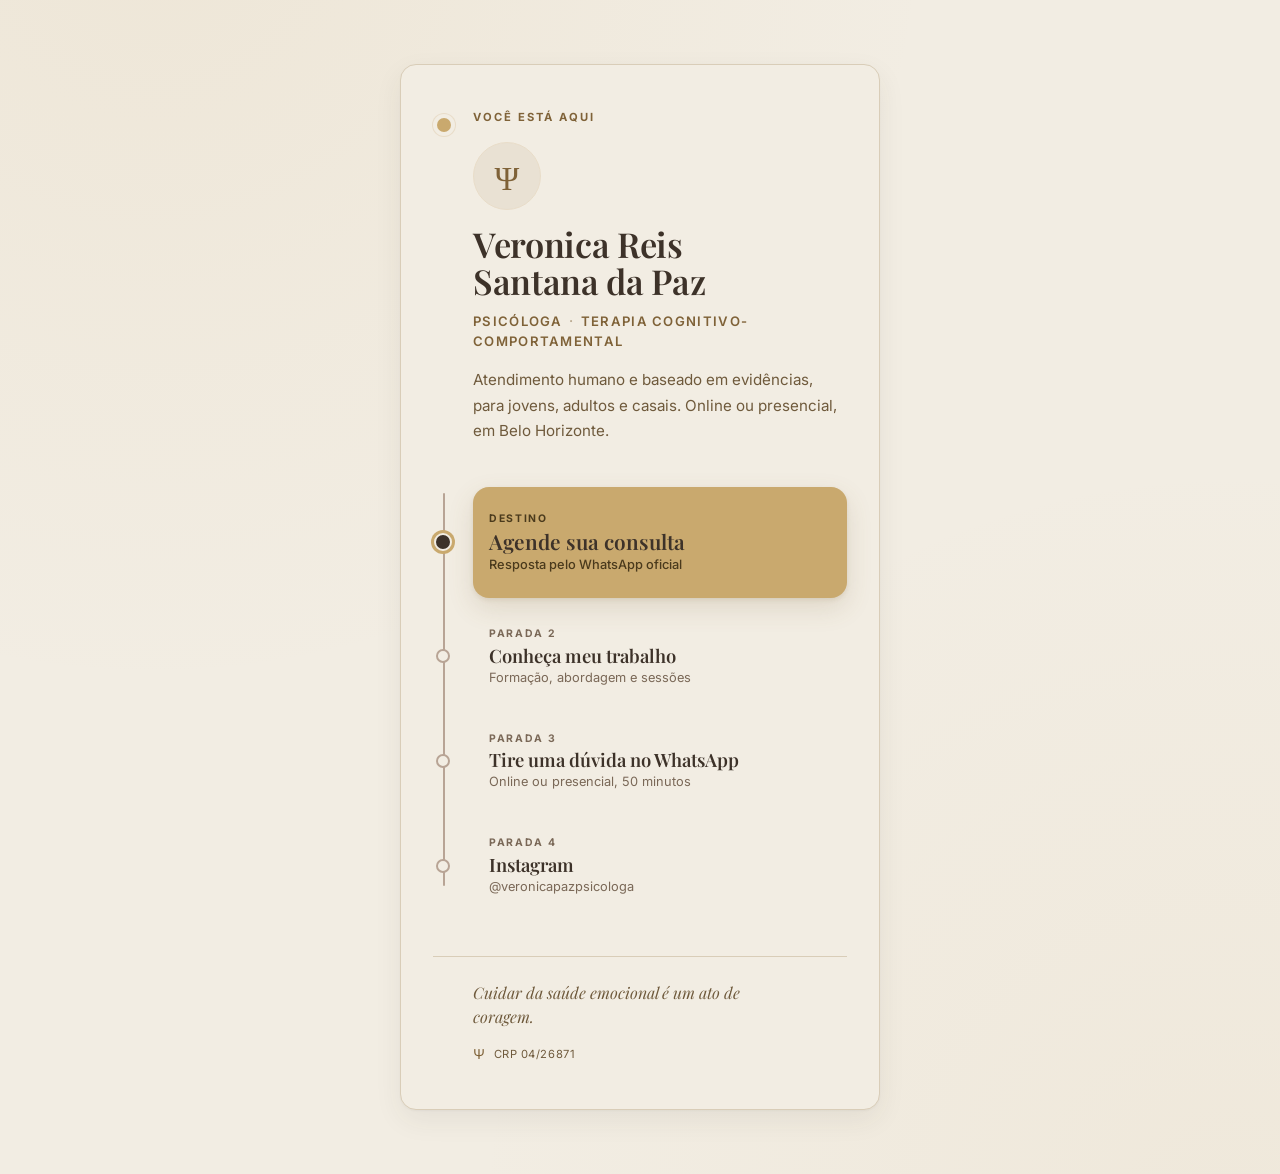
<file: index.html>
<!DOCTYPE html>
<html lang="pt-BR">
<head>
    <meta charset="UTF-8">
    <meta name="viewport" content="width=device-width, initial-scale=1.0, viewport-fit=cover">
    <meta name="theme-color" content="#F2EDE3">
    <meta name="description" content="Veronica Reis Santana da Paz — Psicóloga. Terapia Cognitivo-Comportamental, online e presencial em Belo Horizonte. Agende sua consulta pelo WhatsApp.">
    <meta name="author" content="Veronica Reis Santana da Paz">
    <meta name="robots" content="index, follow">

    <!-- Open Graph -->
    <meta property="og:type" content="profile">
    <meta property="og:title" content="Veronica Reis Santana da Paz — Psicóloga">
    <meta property="og:description" content="Terapia Cognitivo-Comportamental, online e presencial em Belo Horizonte. Agende sua consulta pelo WhatsApp.">
    <meta property="og:locale" content="pt_BR">
    <meta property="profile:first_name" content="Veronica">
    <meta property="profile:last_name" content="Reis Santana da Paz">

    <title>Veronica Reis Santana da Paz — Psicóloga</title>

    <link rel="icon" type="image/svg+xml" href="favicon.svg">
    <link rel="stylesheet" href="style.css">

    <link rel="preconnect" href="https://fonts.googleapis.com">
    <link rel="preconnect" href="https://fonts.gstatic.com" crossorigin>
    <link href="https://fonts.googleapis.com/css2?family=Inter:wght@400;500;600;700&family=Playfair+Display:ital,wght@0,500;0,600;0,700;1,500&display=swap" rel="stylesheet">
</head>
<body>

    <main class="rota" aria-labelledby="rota-titulo">

        <!-- ORIGEM: você está aqui -->
        <header class="origem">
            <p class="origem-marcador" aria-hidden="true">Você está aqui</p>

            <div class="origem-brasao" aria-hidden="true">Ψ</div>

            <h1 class="origem-nome" id="rota-titulo">Veronica Reis<br>Santana da Paz</h1>

            <p class="origem-funcao">
                Psicóloga
                <span class="origem-sep" aria-hidden="true">·</span>
                Terapia Cognitivo-Comportamental
            </p>

            <p class="origem-texto">
                Atendimento humano e baseado em evidências, para jovens,
                adultos e casais. Online ou presencial, em Belo Horizonte.
            </p>
        </header>

        <!-- A ROTA -->
        <!--
            Atualizado em 2026-10-21 (redesign). O serviço principal
            (site-veronica.onrender.com) segue suspenso (HTTP 503), então
            nenhuma parada desta rota aponta para ele.

            Paradas, em ordem de percurso:
              1. Agende sua consulta      -> WhatsApp oficial (destino)
              2. Conheça meu trabalho     -> trabalho.html (desvio)
              3. Fale pelo WhatsApp       -> WhatsApp oficial (desvio)
              4. Instagram                -> perfil oficial (desvio)

            "Conheça meu site" continua OCULTO; código preservado ao final,
            para reativar quando o serviço voltar.

            Links originais que apontavam para o serviço suspenso:
              https://site-veronica.onrender.com/agendamento.html
              https://site-veronica.onrender.com
              https://site-veronica.onrender.com/sobre.html
        -->
        <nav class="trajeto" aria-label="Percurso até o agendamento">

            <!-- Destino -->
            <a href="https://wa.me/5531988836237?text=Ol%C3%A1%2C%20Veronica!%20Gostaria%20de%20agendar%20uma%20consulta%20psicol%C3%B3gica."
               class="parada parada--destino"
               data-parada="1"
               target="_blank"
               rel="noopener noreferrer">
                <span class="parada-ponto" aria-hidden="true"></span>
                <span class="parada-corpo">
                    <span class="parada-rotulo">Destino</span>
                    <span class="parada-titulo">Agende sua consulta</span>
                    <span class="parada-nota">Resposta pelo WhatsApp oficial</span>
                </span>
            </a>

            <!-- Desvios -->
            <a href="trabalho.html"
               class="parada parada--desvio"
               data-parada="2"
               rel="noopener noreferrer">
                <span class="parada-ponto" aria-hidden="true"></span>
                <span class="parada-corpo">
                    <span class="parada-rotulo">Parada 2</span>
                    <span class="parada-titulo">Conheça meu trabalho</span>
                    <span class="parada-nota">Formação, abordagem e sessões</span>
                </span>
            </a>

            <a href="https://wa.me/5531988836237?text=Ol%C3%A1%2C%20Veronica!%20Gostaria%20de%20saber%20mais%20sobre%20o%20atendimento%20psicol%C3%B3gico."
               class="parada parada--desvio"
               data-parada="3"
               target="_blank"
               rel="noopener noreferrer">
                <span class="parada-ponto" aria-hidden="true"></span>
                <span class="parada-corpo">
                    <span class="parada-rotulo">Parada 3</span>
                    <span class="parada-titulo">Tire uma dúvida no WhatsApp</span>
                    <span class="parada-nota">Online ou presencial, 50 minutos</span>
                </span>
            </a>

            <a href="https://www.instagram.com/veronicapazpsicologa/"
               class="parada parada--desvio"
               data-parada="4"
               target="_blank"
               rel="noopener noreferrer">
                <span class="parada-ponto" aria-hidden="true"></span>
                <span class="parada-corpo">
                    <span class="parada-rotulo">Parada 4</span>
                    <span class="parada-titulo">Instagram</span>
                    <span class="parada-nota">@veronicapazpsicologa</span>
                </span>
            </a>

            <!--
                "Conheça meu site" — OCULTO (2026-10-21).
                O site principal (site-veronica.onrender.com) está suspenso e não
                há conteúdo adequado para substituí-lo sem os materiais oficiais
                da cliente (logo, foto, CRP). Código preservado para reativação.
                Não excluir.

            <a href="https://site-veronica.onrender.com"
               class="parada parada--desvio"
               target="_blank"
               rel="noopener noreferrer">
                <span class="parada-ponto" aria-hidden="true"></span>
                <span class="parada-corpo">
                    <span class="parada-rotulo">Parada</span>
                    <span class="parada-titulo">Conheça meu site</span>
                    <span class="parada-nota">Informações completas</span>
                </span>
            </a>
            -->

        </nav>

        <!-- CHEGADA -->
        <footer class="chegada">
            <p class="chegada-frase">Cuidar da saúde emocional é um ato de coragem.</p>
            <!-- Registro profissional confirmado no Cadastro Nacional de
                 Profissionais de Psicologia (CFP): situação ATIVO, 04ª Região - MG. -->
            <p class="chegada-credito">
                <span aria-hidden="true">Ψ</span>
                <span>CRP 04/26871</span>
            </p>
        </footer>

    </main>

    <script src="script.js" defer></script>
</body>
</html>
</file>
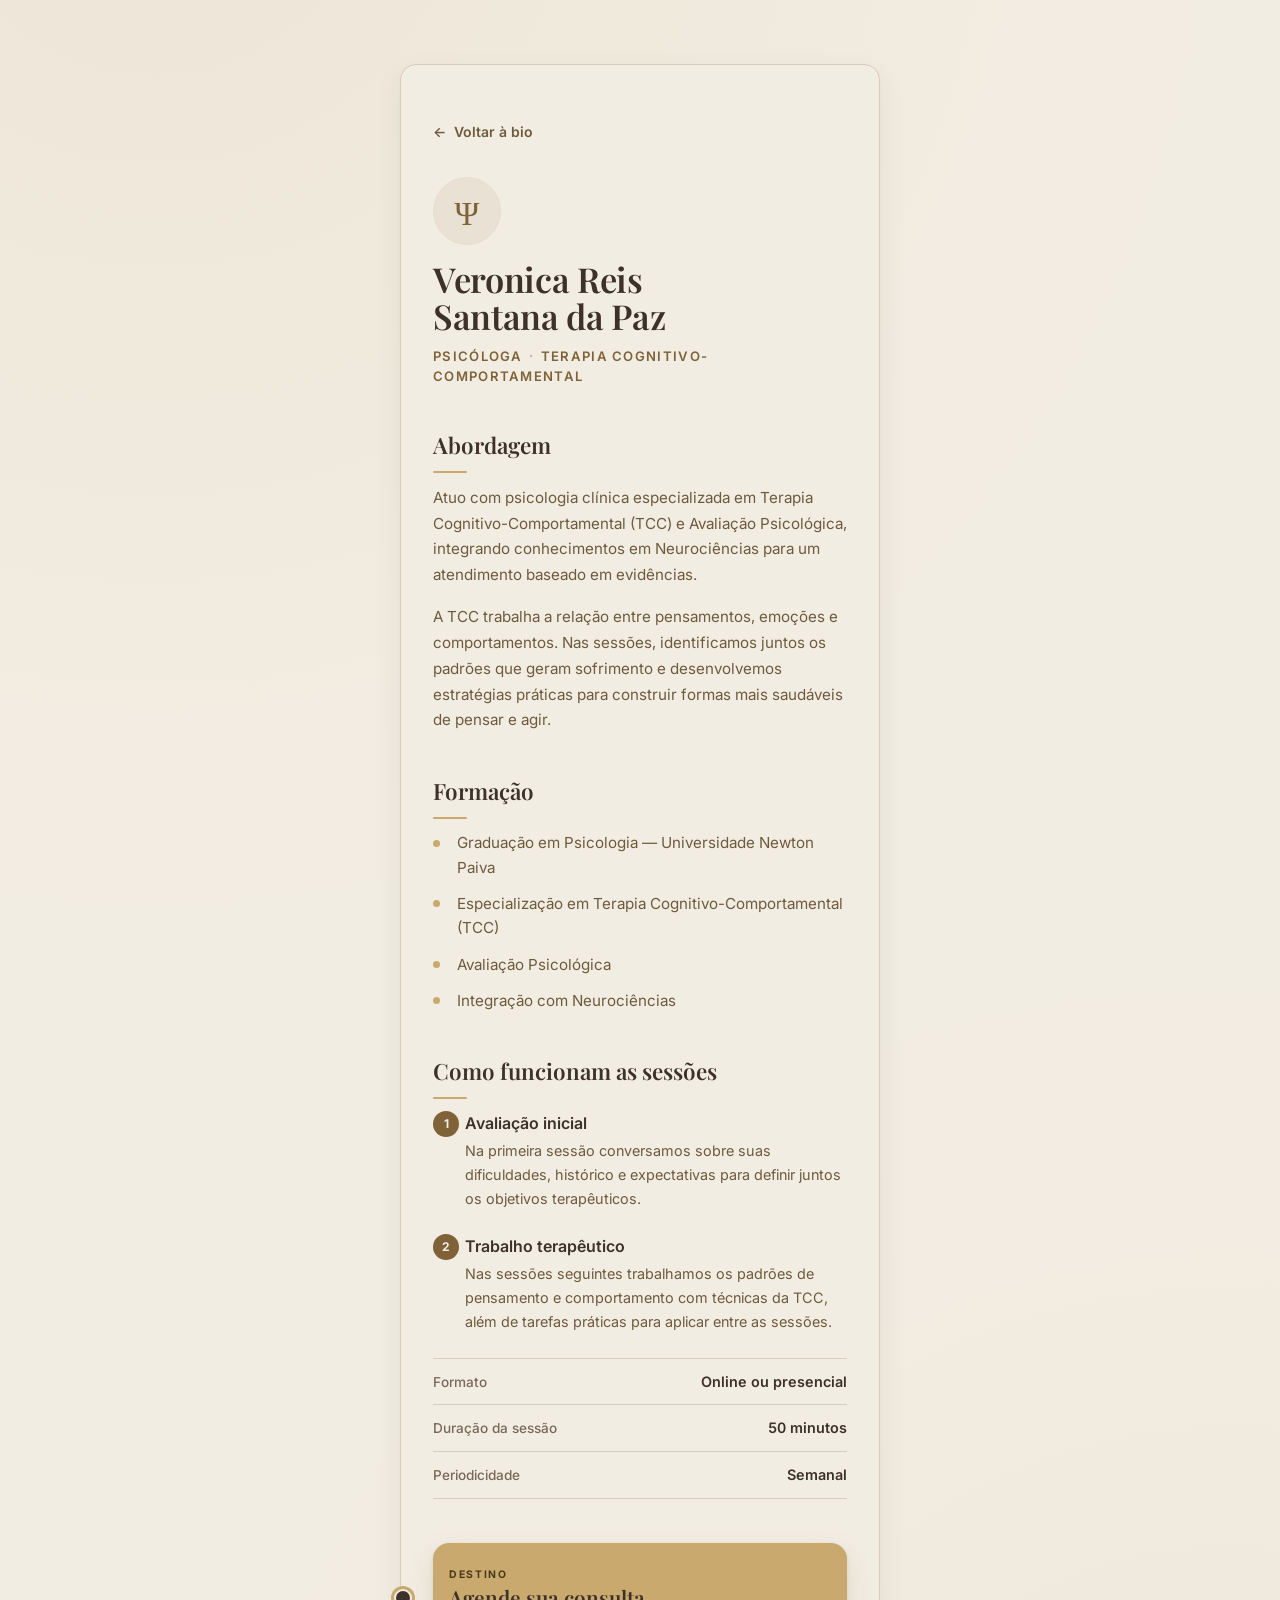
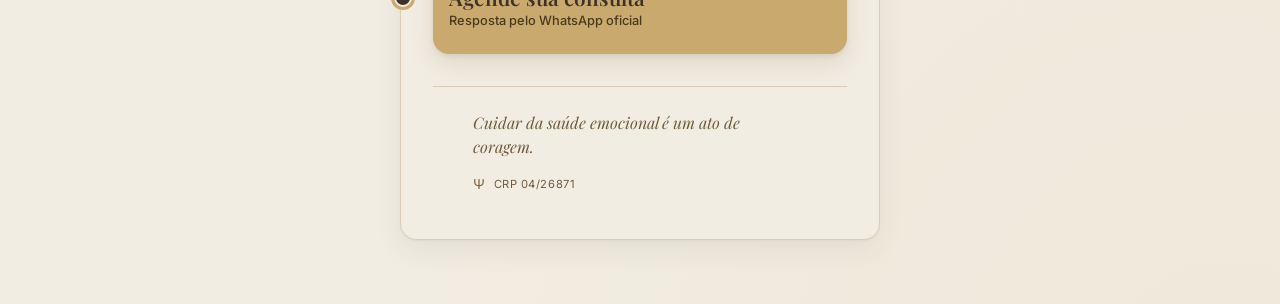
<file: trabalho.html>
<!DOCTYPE html>
<html lang="pt-BR">
<head>
    <meta charset="UTF-8">
    <meta name="viewport" content="width=device-width, initial-scale=1.0, viewport-fit=cover">
    <meta name="theme-color" content="#F2EDE3">
    <meta name="description" content="Formação, abordagem e como funcionam as sessões de Veronica Reis Santana da Paz, psicóloga especializada em Terapia Cognitivo-Comportamental. Atendimento online e presencial.">
    <meta name="author" content="Veronica Reis Santana da Paz">
    <meta name="robots" content="index, follow">

    <!-- Open Graph -->
    <meta property="og:type" content="article">
    <meta property="og:title" content="Conheça meu trabalho — Veronica Reis Santana da Paz">
    <meta property="og:description" content="Formação, abordagem em TCC e como funcionam as sessões. Atendimento online e presencial.">
    <meta property="og:locale" content="pt_BR">

    <title>Conheça meu trabalho — Veronica Reis Santana da Paz</title>

    <link rel="icon" type="image/svg+xml" href="favicon.svg">
    <link rel="stylesheet" href="style.css">

    <link rel="preconnect" href="https://fonts.googleapis.com">
    <link rel="preconnect" href="https://fonts.gstatic.com" crossorigin>
    <link href="https://fonts.googleapis.com/css2?family=Inter:wght@400;500;600;700&family=Playfair+Display:ital,wght@0,500;0,600;0,700;1,500&display=swap" rel="stylesheet">
</head>
<body>

    <main class="rota rota--conteudo" role="main">

        <a class="voltar" href="index.html" data-entra="1">
            <span aria-hidden="true">←</span> Voltar à bio
        </a>

        <header class="conteudo-header" data-entra="1">
            <div class="origem-brasao" aria-hidden="true">Ψ</div>
            <h1 class="origem-nome">Veronica Reis<br>Santana da Paz</h1>
            <p class="origem-funcao">
                Psicóloga
                <span class="origem-sep" aria-hidden="true">·</span>
                Terapia Cognitivo-Comportamental
            </p>
        </header>

        <!-- ABORDAGEM -->
        <section class="bloco" aria-labelledby="abordagem">
            <h2 id="abordagem" class="bloco-titulo">Abordagem</h2>
            <p class="bloco-texto">
                Atuo com psicologia clínica especializada em Terapia
                Cognitivo-Comportamental (TCC) e Avaliação Psicológica,
                integrando conhecimentos em Neurociências para um atendimento
                baseado em evidências.
            </p>
            <p class="bloco-texto">
                A TCC trabalha a relação entre pensamentos, emoções e
                comportamentos. Nas sessões, identificamos juntos os padrões que
                geram sofrimento e desenvolvemos estratégias práticas para
                construir formas mais saudáveis de pensar e agir.
            </p>
        </section>

        <!-- FORMAÇÃO -->
        <section class="bloco" aria-labelledby="formacao">
            <h2 id="formacao" class="bloco-titulo">Formação</h2>
            <ul class="lista-simples">
                <li>Graduação em Psicologia — Universidade Newton Paiva</li>
                <li>Especialização em Terapia Cognitivo-Comportamental (TCC)</li>
                <li>Avaliação Psicológica</li>
                <li>Integração com Neurociências</li>
            </ul>
        </section>

        <!-- COMO FUNCIONAM AS SESSÕES -->
        <section class="bloco" aria-labelledby="sessoes">
            <h2 id="sessoes" class="bloco-titulo">Como funcionam as sessões</h2>

            <ol class="passos">
                <li class="passo">
                    <h3>Avaliação inicial</h3>
                    <p>
                        Na primeira sessão conversamos sobre suas dificuldades,
                        histórico e expectativas para definir juntos os objetivos
                        terapêuticos.
                    </p>
                </li>
                <li class="passo">
                    <h3>Trabalho terapêutico</h3>
                    <p>
                        Nas sessões seguintes trabalhamos os padrões de pensamento
                        e comportamento com técnicas da TCC, além de tarefas
                        práticas para aplicar entre as sessões.
                    </p>
                </li>
            </ol>

            <dl class="ficha">
                <div class="ficha-item">
                    <dt>Formato</dt>
                    <dd>Online ou presencial</dd>
                </div>
                <div class="ficha-item">
                    <dt>Duração da sessão</dt>
                    <dd>50 minutos</dd>
                </div>
                <div class="ficha-item">
                    <dt>Periodicidade</dt>
                    <dd>Semanal</dd>
                </div>
            </dl>
        </section>

        <!-- CTA -->
        <section class="bloco bloco--cta">
            <a href="https://wa.me/5531988836237?text=Ol%C3%A1%2C%20Veronica!%20Gostaria%20de%20agendar%20uma%20consulta%20psicol%C3%B3gica."
               class="parada parada--destino"
               target="_blank"
               rel="noopener noreferrer">
                <span class="parada-ponto" aria-hidden="true"></span>
                <span class="parada-corpo">
                    <span class="parada-rotulo">Destino</span>
                    <span class="parada-titulo">Agende sua consulta</span>
                    <span class="parada-nota">Resposta pelo WhatsApp oficial</span>
                </span>
            </a>
        </section>

        <footer class="chegada">
            <p class="chegada-frase">
                Cuidar da saúde emocional é um ato de coragem.
            </p>
            <!-- Registro profissional confirmado no Cadastro Nacional de
                 Profissionais de Psicologia (CFP): situação ATIVO, 04ª Região - MG. -->
            <p class="chegada-credito">
                <span aria-hidden="true">Ψ</span>
                <span>CRP 04/26871</span>
            </p>
        </footer>

    </main>

    <script src="script.js" defer></script>
</body>
</html>
</file>
<file: style.css>
/* ==========================================================
   BIO VERONICA — "O itinerário da consulta"
   Mobile-first. A página é a rota: origem -> paradas -> destino.
   Paleta: papel bege + tinta marrom + dourado (compromisso de marca).
   Estado é FORMA (linha fina/grossa, ponto vazado/cheio), cor é reservada.
   ========================================================== */

/* ----- RESET ----- */
*, *::before, *::after {
    margin: 0;
    padding: 0;
    box-sizing: border-box;
}

/* ----- DESIGN TOKENS ----- */
:root {
    /* Papel e tinta — identidade derivada do cartão profissional */
    --papel:        #F2EDE3;
    --papel-alto:   #FAF8F5;
    --papel-fosco:  #E9E1D3;
    --tinta:        #3D3229;
    --tinta-soft:   #6F5A3C;   /* WCAG AA sobre --papel (>=4.5:1) */
    --tinta-muted:  #7A6857;   /* WCAG AA sobre --papel (>=4.5:1) */

    /* Dourado — reservado ao destino e à rota */
    --dourado:        #C9A96E;
    --dourado-forte:  #B08F52;
    --dourado-tinta:  #7F6238;  /* texto pequeno AA */
    --dourado-lavado: #E8DCC8;
    /* Sobre o destino dourado, o texto secundário precisa de tinta escura (AA 4.9:1) */
    --destino-suave:  #4A3A1C;

    /* Rota */
    --linha:        #D9CDB8;
    --linha-forte:  #B8A495;

    /* Contato */
    --zap:       #25D366;
    --zap-forte: #128C4A;
    --zap-tinta: #0B5F33;

    /* Tipografia */
    --f-corpo:  'Inter', -apple-system, BlinkMacSystemFont, 'Segoe UI', Roboto, sans-serif;
    --f-titulo: 'Playfair Display', Georgia, serif;

    /* Espaço */
    --e-2xs: 0.25rem;
    --e-xs:  0.5rem;
    --e-sm:  0.75rem;
    --e-md:  1rem;
    --e-lg:  1.5rem;
    --e-xl:  2rem;
    --e-2xl: 2.75rem;

    /* Raio — contido, não é vitrine de cards */
    --r-sm: 8px;
    --r-md: 12px;
    --r-lg: 16px;
    --r-full: 999px;

    /* Elevação — declarada uma vez, borda OU sombra */
    --sombra-papel: 0 1px 2px rgba(61, 50, 41, 0.04), 0 10px 28px rgba(61, 50, 41, 0.07);
    --sombra-destino: 0 2px 4px rgba(127, 98, 56, 0.12), 0 10px 26px rgba(127, 98, 56, 0.16);

    /* Movimento */
    --m-rapido: 140ms cubic-bezier(0.22, 1, 0.36, 1);
    --m-base:   260ms cubic-bezier(0.22, 1, 0.36, 1);
    --m-rota:   1100ms cubic-bezier(0.16, 1, 0.3, 1);

    /* Layout */
    --largura: 480px;
    --goteira-rota: 40px;   /* recuo do texto em relação à linha da rota */
    --seguro-topo: env(safe-area-inset-top, 0);
    --seguro-base: env(safe-area-inset-bottom, 0);
}

/* ----- BASE ----- */
html {
    -webkit-font-smoothing: antialiased;
    -moz-osx-font-smoothing: grayscale;
    -webkit-tap-highlight-color: transparent;
    scroll-behavior: smooth;
}

body {
    font-family: var(--f-corpo);
    background: var(--papel);
    color: var(--tinta);
    line-height: 1.5;
    min-height: 100vh;
    min-height: 100dvh;
    /* Textura de papel — veio do mundo, não é enfeite.
       Sem `fixed`: evita repaint no scroll do mobile. */
    background-image:
        radial-gradient(circle at 12% -8%, rgba(201, 169, 110, 0.10) 0%, transparent 46%),
        radial-gradient(circle at 96% 104%, rgba(201, 169, 110, 0.07) 0%, transparent 44%);
    overflow-x: hidden;
    scrollbar-color: var(--linha-forte) var(--papel);
}

a { color: inherit; text-decoration: none; }

img, svg { display: block; max-width: 100%; }

:focus-visible {
    outline: 2px solid var(--dourado-forte);
    outline-offset: 3px;
    border-radius: var(--r-sm);
}

/* Seleção e caret também pertencem ao mundo */
::selection { background: var(--dourado-lavado); color: var(--tinta); }

@media (prefers-reduced-motion: reduce) {
    *, *::before, *::after {
        animation-duration: 0.01ms !important;
        animation-iteration-count: 1 !important;
        transition-duration: 0.01ms !important;
    }
    .rota-linha { animation: none !important; transform: none !important; }
    [data-entra] { opacity: 1 !important; transform: none !important; }
}

/* ==========================================================
   A ROTA — container
   ========================================================== */
.rota {
    position: relative;
    max-width: var(--largura);
    margin: 0 auto;
    padding:
        calc(var(--e-2xl) + var(--seguro-topo))
        var(--e-lg)
        calc(var(--e-xl) + var(--seguro-base));
}

/* ==========================================================
   ORIGEM — "você está aqui"
   ========================================================== */
.origem {
    position: relative;
    text-align: left;
    margin-bottom: var(--e-2xl);
    padding-left: var(--goteira-rota);
}

/* O ponto de origem, alinhado à rota */
.origem::before {
    content: '';
    position: absolute;
    left: 4px;
    top: 0.55rem;
    width: 14px;
    height: 14px;
    border-radius: 50%;
    background: var(--dourado);
    box-shadow: 0 0 0 4px var(--papel), 0 0 0 5px var(--dourado-lavado);
}

.origem-marcador {
    font-size: 0.7rem;
    font-weight: 700;
    text-transform: uppercase;
    letter-spacing: 0.18em;
    color: var(--dourado-tinta);
    margin-bottom: var(--e-md);
}

.origem-brasao {
    width: 68px;
    height: 68px;
    display: flex;
    align-items: center;
    justify-content: center;
    border-radius: 50%;
    background: var(--papel-fosco);
    border: 1px solid var(--dourado-lavado);
    font-family: var(--f-titulo);
    font-size: 2.1rem;
    font-weight: 500;
    color: var(--dourado-tinta);
    margin-bottom: var(--e-md);
    user-select: none;
}

.origem-nome {
    font-family: var(--f-titulo);
    font-size: clamp(1.75rem, 7vw, 2.15rem);
    font-weight: 600;
    line-height: 1.08;
    letter-spacing: -0.01em;
    color: var(--tinta);
    text-wrap: balance;
    margin-bottom: var(--e-sm);
}

.origem-funcao {
    font-size: 0.82rem;
    font-weight: 600;
    text-transform: uppercase;
    letter-spacing: 0.1em;
    color: var(--dourado-tinta);
    margin-bottom: var(--e-md);
}

.origem-sep { opacity: 0.5; margin: 0 0.15em; }

.origem-texto {
    font-size: 0.95rem;
    line-height: 1.65;
    color: var(--tinta-soft);
    max-width: 40ch;
}

/* ==========================================================
   TRAJETO — a lista de paradas
   ========================================================== */
.trajeto {
    position: relative;
    display: flex;
    flex-direction: column;
    gap: var(--e-md);
    margin-bottom: var(--e-2xl);
    padding-left: var(--goteira-rota);
}

/* A linha da rota: um traço que se desenha uma vez */
.rota-linha {
    position: absolute;
    left: 10px;
    top: 6px;
    bottom: 26px;
    width: 2px;
    background: var(--linha-forte);
    border-radius: var(--r-full);
    transform-origin: top center;
    /* desenha de cima para baixo, uma vez */
    animation: desenhar-rota var(--m-rota) forwards;
    animation-delay: 120ms;
    pointer-events: none;
}

@keyframes desenhar-rota {
    from { transform: scaleY(0); }
    to   { transform: scaleY(1); }
}

/* ----- PARADA ----- */
.parada {
    position: relative;
    display: flex;
    align-items: flex-start;
    gap: var(--e-md);
    padding: var(--e-md) var(--e-md) var(--e-md) var(--e-md);
    border-radius: var(--r-lg);
    color: var(--tinta);
    transition:
        background-color var(--m-base),
        transform var(--m-base);
    -webkit-user-select: none;
    user-select: none;
}

/* Ponto da parada — FORMA carrega o estado, não a cor.
   Ancorado na linha da rota por posição absoluta, não por margem frágil. */
.parada-ponto {
    flex-shrink: 0;
    width: 14px;
    height: 14px;
    border-radius: 50%;
    background: var(--papel);              /* vazado: miolo é o papel */
    border: 2px solid var(--linha-forte);  /* inativo: linha fina */
    position: absolute;
    left: calc(var(--goteira-rota) * -1 + 10px);  /* centro na linha da rota */
    top: 50%;
    transform: translate(-50%, -50%);
    transition:
        border-color var(--m-base),
        border-width var(--m-base),
        background-color var(--m-base),
        transform var(--m-base);
    z-index: 1;
}

/* A parada precisa de posição para ancorar o ponto */
.parada { position: relative; }

.parada-corpo {
    display: flex;
    flex-direction: column;
    gap: 2px;
    min-width: 0;
}

.parada-rotulo {
    font-size: 0.65rem;
    font-weight: 700;
    text-transform: uppercase;
    letter-spacing: 0.16em;
    color: var(--tinta-muted);
}

.parada-titulo {
    font-family: var(--f-titulo);
    font-size: 1.15rem;
    font-weight: 600;
    line-height: 1.25;
    color: var(--tinta);
    text-wrap: balance;
}

.parada-nota {
    font-size: 0.8rem;
    line-height: 1.4;
    color: var(--tinta-muted);
}

/* Hover / foco: a parada acende o ponto e destaca */
@media (hover: hover) {
    .parada--desvio:hover {
        background: var(--papel-alto);
    }
}

.parada--desvio:hover .parada-ponto,
.parada--desvio:focus-visible .parada-ponto {
    border-color: var(--dourado);
    border-width: 3px;
    transform: scale(1.06);
}

.parada--desvio:hover .parada-titulo {
    color: var(--dourado-tinta);
}

.parada:active { transform: scale(0.985); }

/* ----- DESTINO: a maior parada, única em dourado cheio ----- */
.parada--destino {
    background: var(--dourado);
    border-radius: var(--r-lg);
    padding: var(--e-lg) var(--e-md);
    box-shadow: var(--sombra-destino);
    align-items: center;
    color: var(--tinta);
    transition:
        background-color var(--m-base),
        transform var(--m-base),
        box-shadow var(--m-base);
}

.parada--destino .parada-ponto {
    width: 18px;
    height: 18px;
    background: var(--tinta);              /* cheio: forma de destino */
    border: 2px solid var(--papel);
    box-shadow: 0 0 0 3px var(--dourado);
}

.parada--destino .parada-rotulo {
    color: var(--destino-suave);
}

.parada--destino .parada-titulo {
    font-size: 1.3rem;
}

.parada--destino .parada-nota {
    color: var(--destino-suave);
    font-weight: 500;
}

@media (hover: hover) {
    .parada--destino:hover {
        background: var(--dourado-forte);
        transform: translateY(-2px);
        box-shadow: var(--sombra-destino), 0 14px 30px rgba(127, 98, 56, 0.2);
    }
}

.parada--destino:active { transform: scale(0.985); }

/* ==========================================================
   CHEGADA — rodapé
   ========================================================== */
.chegada {
    position: relative;
    padding-left: var(--goteira-rota);
    padding-top: var(--e-lg);
    border-top: 1px solid var(--linha);
}

.chegada-frase {
    font-family: var(--f-titulo);
    font-style: italic;
    font-size: 1rem;
    line-height: 1.5;
    color: var(--tinta-soft);
    margin-bottom: var(--e-sm);
    max-width: 34ch;
}

.chegada-credito {
    font-size: 0.7rem;
    letter-spacing: 0.05em;
    color: var(--tinta-soft);   /* 5.62:1 sobre o papel — folga acima do mínimo AA */
    display: inline-flex;
    align-items: center;
    gap: var(--e-xs);
}

.chegada-credito span:first-child {
    color: var(--dourado-tinta);
    font-size: 0.85rem;
}

/* ==========================================================
   ENTRADA — um momento, não um por seção
   ========================================================== */
[data-entra] {
    opacity: 0;
    transform: translateY(12px);
    animation: entrar var(--m-base) forwards;
}

[data-entra="1"] { animation-delay: 60ms; }
[data-entra="2"] { animation-delay: 140ms; }
[data-entra="3"] { animation-delay: 200ms; }
[data-entra="4"] { animation-delay: 260ms; }

@keyframes entrar {
    to { opacity: 1; transform: translateY(0); }
}

/* ==========================================================
   PÁGINA DE CONTEÚDO — Conheça meu trabalho
   ========================================================== */
.rota--conteudo { max-width: var(--largura); }

.voltar {
    display: inline-flex;
    align-items: center;
    gap: var(--e-xs);
    font-size: 0.875rem;
    font-weight: 600;
    color: var(--tinta-soft);
    min-height: 44px;                /* alvo de toque (WCAG 2.5.5) */
    padding: var(--e-xs) var(--e-sm);
    margin: 0 0 var(--e-lg) calc(var(--e-sm) * -1);
    border-radius: var(--r-sm);
    transition: color var(--m-rapido), background-color var(--m-rapido);
}

.voltar:hover { color: var(--tinta); background: var(--papel-alto); }
.voltar span { transition: transform var(--m-base); }
.voltar:hover span { transform: translateX(-3px); }

.conteudo-header {
    margin-bottom: var(--e-2xl);
}

.conteudo-header .origem-brasao { margin-bottom: var(--e-md); }

.bloco {
    margin-bottom: var(--e-2xl);
    max-width: 62ch;
}

/* Mais espaço acima do título do que abaixo (craft floor) */
.bloco-titulo {
    font-family: var(--f-titulo);
    font-size: 1.4rem;
    font-weight: 600;
    line-height: 1.25;
    color: var(--tinta);
    margin-bottom: var(--e-sm);
    text-wrap: balance;
}

.bloco-titulo::after {
    content: '';
    display: block;
    width: 34px;
    height: 2px;
    margin-top: var(--e-sm);
    background: var(--dourado);
    border-radius: var(--r-full);
}

.bloco-texto {
    font-size: 0.95rem;
    line-height: 1.7;
    color: var(--tinta-soft);
    margin-bottom: var(--e-md);
    overflow-wrap: break-word;
}

.bloco-texto:last-child { margin-bottom: 0; }

/* Formação — marcação e ritmo, sem cards */
.lista-simples {
    list-style: none;
    display: flex;
    flex-direction: column;
    gap: var(--e-sm);
}

.lista-simples li {
    position: relative;
    padding-left: var(--e-lg);
    font-size: 0.95rem;
    line-height: 1.6;
    color: var(--tinta-soft);
}

.lista-simples li::before {
    content: '';
    position: absolute;
    left: 0;
    top: 0.55em;
    width: 7px;
    height: 7px;
    border-radius: 50%;
    background: var(--dourado);
}

/* Passos — numerados pela ordem real do processo */
.passos {
    list-style: none;
    counter-reset: passo;
    display: flex;
    flex-direction: column;
    gap: var(--e-lg);
    margin-bottom: var(--e-lg);
}

.passo {
    position: relative;
    padding-left: var(--e-xl);
    max-width: 58ch;
}

.passo::before {
    counter-increment: passo;
    content: counter(passo);
    position: absolute;
    left: 0;
    top: 0;
    width: 26px;
    height: 26px;
    display: flex;
    align-items: center;
    justify-content: center;
    font-size: 0.75rem;
    font-weight: 700;
    color: var(--papel);
    background: var(--dourado-tinta);
    border-radius: 50%;
}

.passo h3 {
    font-size: 1rem;
    font-weight: 600;
    color: var(--tinta);
    margin-bottom: var(--e-2xs);
}

.passo p {
    font-size: 0.9rem;
    line-height: 1.65;
    color: var(--tinta-soft);
}

/* Ficha técnica — chave/valor, sem virar card */
.ficha {
    display: flex;
    flex-direction: column;
    border-top: 1px solid var(--linha);
    max-width: 44ch;
}

.ficha-item {
    display: flex;
    justify-content: space-between;
    align-items: baseline;
    gap: var(--e-md);
    padding: var(--e-sm) 0;
    border-bottom: 1px solid var(--linha);
}

.ficha-item dt { font-size: 0.85rem; font-weight: 500; color: var(--tinta-muted); }
.ficha-item dd {
    font-size: 0.9rem;
    font-weight: 600;
    color: var(--tinta);
    text-align: right;
    font-variant-numeric: tabular-nums;
}

.bloco--cta { margin-bottom: var(--e-xl); }
.bloco--cta .parada { width: 100%; }

/* ==========================================================
   RESPONSIVIDADE
   ========================================================== */

/* Muito estreito (320px) */
@media (max-width: 359px) {
    :root { --goteira-rota: 34px; }
    .rota { padding-left: var(--e-md); padding-right: var(--e-md); }
    .origem-brasao { width: 58px; height: 58px; font-size: 1.8rem; }
    .parada--destino { padding: var(--e-md) var(--e-sm); }
    .parada--destino .parada-titulo { font-size: 1.15rem; }
    .parada-titulo { font-size: 1.05rem; }
}

/* A partir de tablet */
@media (min-width: 481px) {
    .rota {
        padding-top: calc(var(--e-2xl) + 1.5rem);
        padding-bottom: calc(var(--e-xl) + 1.5rem);
    }
}

/* Desktop — o itinerário repousa como uma folha */
@media (min-width: 768px) {
    body {
        padding: var(--e-xl) 0;
    }
    .rota {
        background: var(--papel);
        border: 1px solid var(--linha);
        border-radius: var(--r-lg);
        box-shadow: var(--sombra-papel);
        margin: var(--e-xl) auto;
        padding: var(--e-2xl) var(--e-xl);
    }
    .trajeto { gap: var(--e-sm); }
}
</file>
